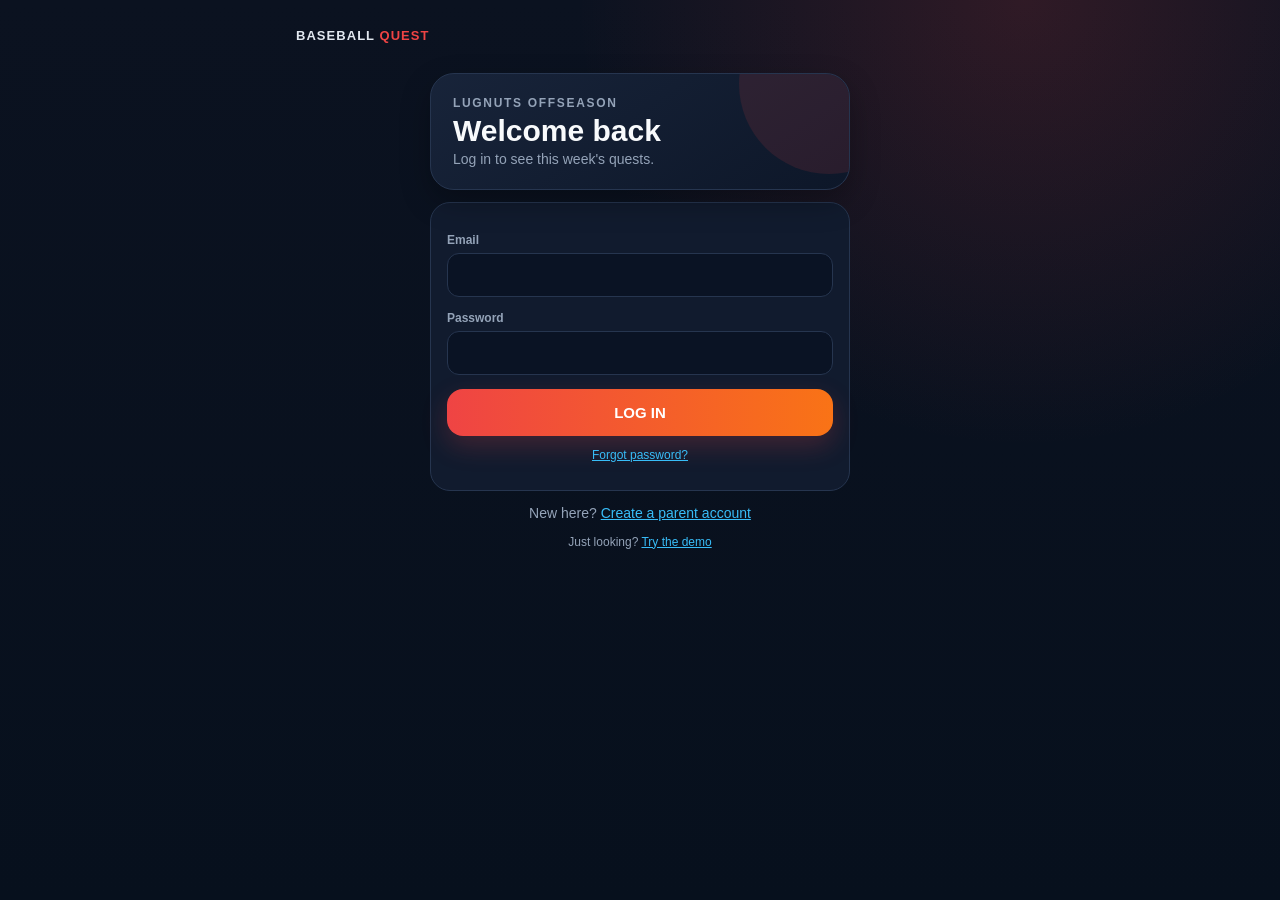
<file: index.html>
<!doctype html>
<html lang="en">
<head>
  <meta charset="utf-8" />
  <meta name="viewport" content="width=device-width,initial-scale=1,viewport-fit=cover" />
  <meta name="theme-color" content="#0f172a" />
  <meta name="apple-mobile-web-app-capable" content="yes" />
  <meta name="apple-mobile-web-app-status-bar-style" content="black-translucent" />
  <meta name="apple-mobile-web-app-title" content="Baseball Quest" />
  <link rel="manifest" href="manifest.json" />
  <link rel="icon" href="icons/icon-192.png" />
  <link rel="apple-touch-icon" href="icons/icon-192.png" />
  <link rel="stylesheet" href="css/app.css" />
  <title>Baseball Quest</title>
</head>
<body>
  <div id="app"><div class="spinner" aria-label="Loading"></div></div>
  <dialog id="modal"></dialog>
  <div class="toast" id="toast" role="status" aria-live="polite"></div>
  <noscript><div class="wrap">Baseball Quest needs JavaScript turned on.</div></noscript>
  <script src="lib/supabase.js"></script>
  <script type="module" src="js/app.js"></script>
</body>
</html>
</file>
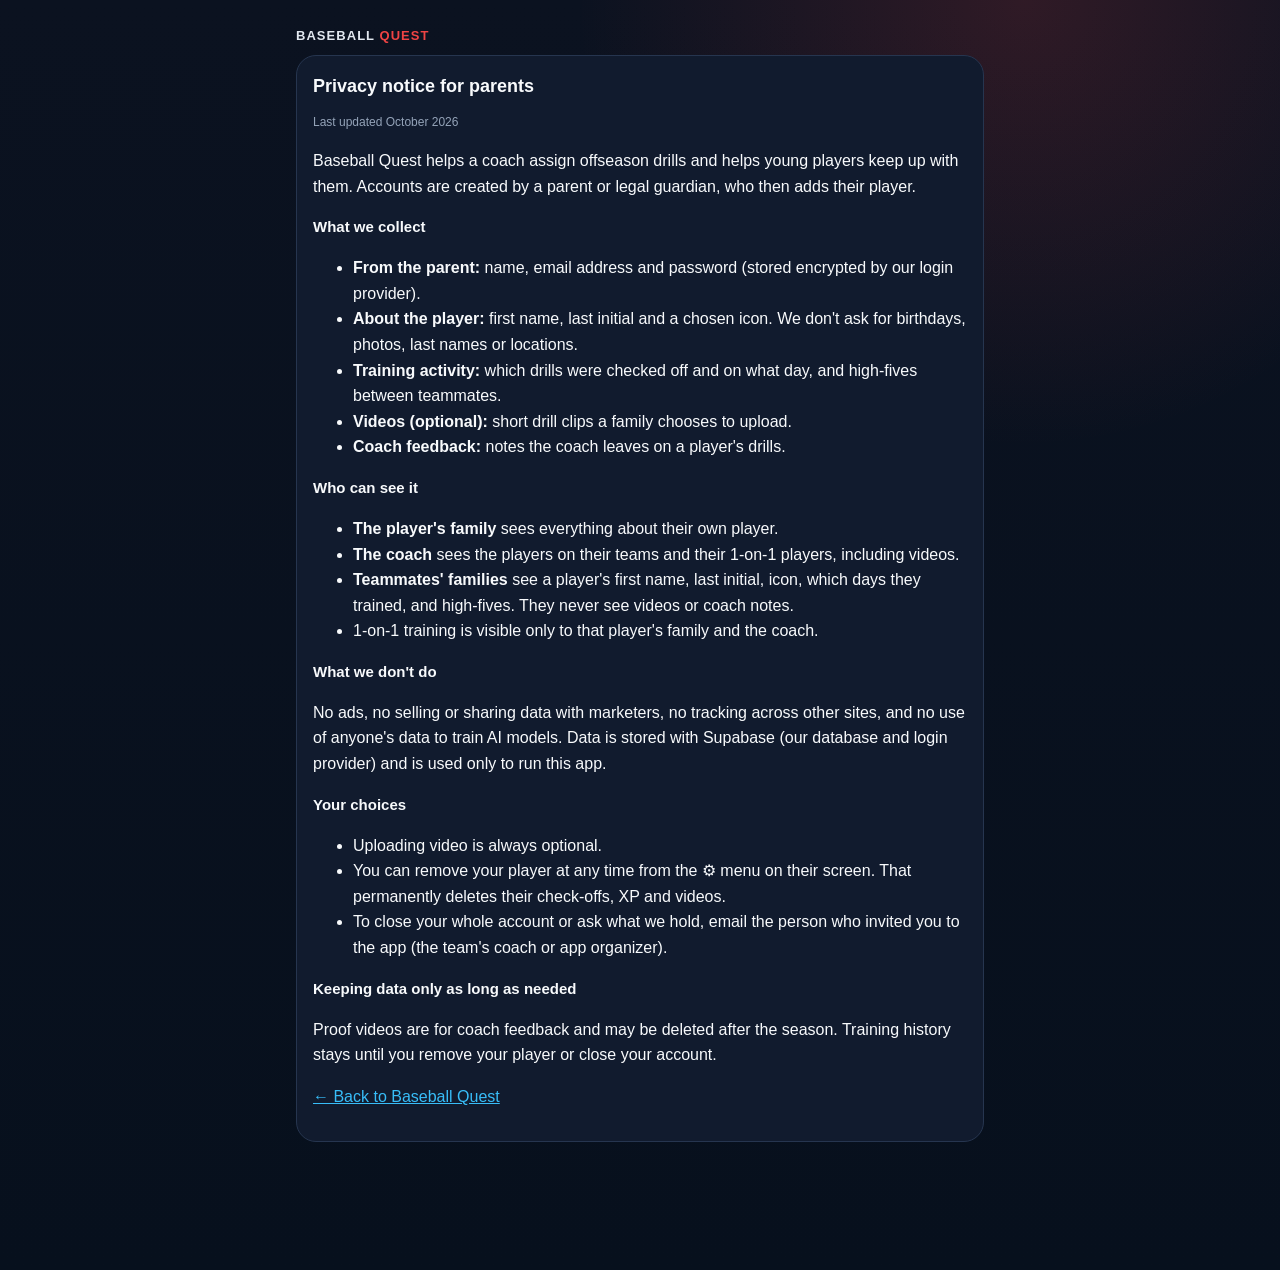
<file: privacy.html>
<!doctype html>
<html lang="en">
<head>
  <meta charset="utf-8" />
  <meta name="viewport" content="width=device-width,initial-scale=1" />
  <link rel="stylesheet" href="css/app.css" />
  <title>Privacy Notice · Baseball Quest</title>
</head>
<body>
  <div class="wrap">
    <div class="topbar"><a class="brand" href="./">BASEBALL <span>QUEST</span></a></div>
    <section class="card" style="line-height:1.6">
      <h2>Privacy notice for parents</h2>
      <p class="muted small">Last updated October 2026</p>

      <p>Baseball Quest helps a coach assign offseason drills and helps young players keep up with them.
      Accounts are created by a parent or legal guardian, who then adds their player.</p>

      <h3>What we collect</h3>
      <ul>
        <li><b>From the parent:</b> name, email address and password (stored encrypted by our login provider).</li>
        <li><b>About the player:</b> first name, last initial and a chosen icon. We don't ask for birthdays, photos, last names or locations.</li>
        <li><b>Training activity:</b> which drills were checked off and on what day, and high-fives between teammates.</li>
        <li><b>Videos (optional):</b> short drill clips a family chooses to upload.</li>
        <li><b>Coach feedback:</b> notes the coach leaves on a player's drills.</li>
      </ul>

      <h3>Who can see it</h3>
      <ul>
        <li><b>The player's family</b> sees everything about their own player.</li>
        <li><b>The coach</b> sees the players on their teams and their 1-on-1 players, including videos.</li>
        <li><b>Teammates' families</b> see a player's first name, last initial, icon, which days they trained, and high-fives. They never see videos or coach notes.</li>
        <li>1-on-1 training is visible only to that player's family and the coach.</li>
      </ul>

      <h3>What we don't do</h3>
      <p>No ads, no selling or sharing data with marketers, no tracking across other sites, and no use of anyone's data to train AI models.
      Data is stored with Supabase (our database and login provider) and is used only to run this app.</p>

      <h3>Your choices</h3>
      <ul>
        <li>Uploading video is always optional.</li>
        <li>You can remove your player at any time from the ⚙︎ menu on their screen. That permanently deletes their check-offs, XP and videos.</li>
        <li>To close your whole account or ask what we hold, email the person who invited you to the app (the team's coach or app organizer).</li>
      </ul>

      <h3>Keeping data only as long as needed</h3>
      <p>Proof videos are for coach feedback and may be deleted after the season. Training history stays until you remove your player or close your account.</p>

      <p><a href="./">← Back to Baseball Quest</a></p>
    </section>
  </div>
</body>
</html>
</file>
<file: css/app.css>
:root{
  --bg:#0b1220;
  --card:#111b2e;
  --card2:#18243a;
  --text:#f8fafc;
  --muted:#94a3b8;
  --line:#26354f;
  --accent:#ef4444;
  --gold:#f59e0b;
  --green:#22c55e;
  --blue:#38bdf8;
  --shadow:0 12px 30px rgba(0,0,0,.28);
  --hitting:#ef4444;
  --infield:#f59e0b;
  --outfield:#38bdf8;
  --athleticism:#22c55e;
}
*{box-sizing:border-box}
html{-webkit-text-size-adjust:100%}
body{
  margin:0;
  font-family:-apple-system,BlinkMacSystemFont,"Segoe UI",Roboto,Inter,Arial,sans-serif;
  background:
    radial-gradient(circle at 80% 0%, rgba(239,68,68,.16), transparent 28rem),
    linear-gradient(180deg,#0b1220 0%,#07101d 100%);
  background-color:var(--bg);
  color:var(--text);
  min-height:100vh;
  padding-bottom:96px;
}
a{color:var(--blue)}
button{font:inherit;color:inherit}
.wrap{max-width:720px;margin:0 auto;padding:20px 16px 32px}
.hidden{display:none !important}
.muted{color:var(--muted)}
.small{font-size:12px}
.center{text-align:center}
.row{display:flex;align-items:center;gap:10px}
.between{justify-content:space-between}
.grow{flex:1;min-width:0}

/* top bar */
.topbar{display:flex;align-items:center;justify-content:space-between;gap:12px;margin-top:8px}
.brand{font-weight:900;letter-spacing:.08em;font-size:13px;color:#e2e8f0;text-decoration:none}
.brand span{color:var(--accent)}
.iconbtn{
  border:1px solid var(--line);background:rgba(255,255,255,.03);color:var(--text);
  border-radius:12px;padding:8px 11px;font-size:14px;cursor:pointer;text-decoration:none;font-weight:800
}

/* demo banner */
.demo{
  background:#1e293b;border-bottom:1px solid var(--line);font-size:12px;color:#cbd5e1;
  padding:8px 16px;display:flex;gap:8px;align-items:center;justify-content:center;flex-wrap:wrap
}
.demo b{color:var(--gold)}
.demo button{border:1px solid var(--line);background:#0f172a;border-radius:999px;padding:5px 10px;font-weight:800;font-size:12px;cursor:pointer}
.demo button.on{background:#f8fafc;color:#0f172a}

/* cards */
.hero{
  margin-top:16px;padding:22px;border:1px solid var(--line);border-radius:24px;
  background:linear-gradient(145deg,rgba(24,36,58,.98),rgba(13,23,41,.98));
  box-shadow:var(--shadow);position:relative;overflow:hidden
}
.hero:after{content:"";position:absolute;width:180px;height:180px;border-radius:50%;right:-70px;top:-80px;background:rgba(239,68,68,.12);pointer-events:none}
.eyebrow{font-size:12px;color:var(--muted);font-weight:800;letter-spacing:.14em;text-transform:uppercase}
h1{margin:5px 0 4px;font-size:30px;line-height:1.05}
h2{font-size:18px;margin:0}
h3{font-size:15px;margin:0}
.sub{color:var(--muted);font-size:14px}
.stats{display:grid;grid-template-columns:repeat(3,1fr);gap:10px;margin-top:18px}
.stat{padding:12px;border:1px solid var(--line);border-radius:16px;background:rgba(255,255,255,.03)}
.stat strong{display:block;font-size:19px}
.stat small{color:var(--muted);font-size:11px;text-transform:uppercase;letter-spacing:.08em}
.levelbar,.progress{height:10px;border-radius:999px;background:#0a1324;margin-top:12px;overflow:hidden;border:1px solid var(--line)}
.levelbar > div{height:100%;background:linear-gradient(90deg,var(--accent),var(--gold))}
.progress > div{height:100%;background:linear-gradient(90deg,var(--blue),var(--green))}
.section-title{display:flex;align-items:end;justify-content:space-between;gap:10px;margin:26px 2px 12px}
.section-title span{color:var(--muted);font-size:12px}
.card{margin-top:12px;border:1px solid var(--line);border-radius:20px;background:var(--card);padding:16px}
.note{margin-top:8px;padding:10px 12px;border-radius:12px;background:rgba(56,189,248,.08);border:1px solid rgba(56,189,248,.25);font-size:13px;color:#cbd5e1}

/* quests */
.quest-list{display:grid;gap:10px;margin-top:12px}
.quest{
  display:flex;align-items:center;gap:12px;padding:14px;border-radius:18px;border:1px solid var(--line);
  background:linear-gradient(145deg,var(--card),#0e192b);box-shadow:0 6px 18px rgba(0,0,0,.12)
}
.check{
  width:32px;height:32px;border-radius:10px;border:2px solid #52637e;display:grid;place-items:center;
  flex:0 0 auto;cursor:pointer;transition:.18s;background:#0b1424;padding:0
}
.check:disabled{cursor:default}
.quest.done .check{background:var(--green);border-color:var(--green)}
.quest.done .check:after{content:"✓";font-weight:900;color:#052e16}
.qtext{min-width:0;flex:1;cursor:pointer;background:none;border:0;text-align:left;padding:0}
.qtext b{display:block;font-size:15px}
.qtext small{display:block;color:var(--muted);margin-top:3px}
.quest.done .qtext b{color:#94a3b8}
.xp{color:var(--gold);font-weight:900;font-size:12px;white-space:nowrap}
.chip{display:inline-block;font-size:10px;font-weight:900;letter-spacing:.06em;text-transform:uppercase;padding:2px 7px;border-radius:999px;border:1px solid currentColor;margin-right:6px}
.cat-Hitting{color:var(--hitting)} .cat-Infield{color:var(--infield)} .cat-Outfield{color:var(--outfield)} .cat-Athleticism{color:var(--athleticism)}
.badge{font-size:11px;font-weight:800;color:var(--blue)}

.complete,.btn-primary{
  width:100%;margin-top:14px;padding:15px;border:none;border-radius:16px;
  background:linear-gradient(90deg,var(--accent),#f97316);color:white;font-weight:900;
  font-size:15px;box-shadow:0 10px 26px rgba(239,68,68,.22);cursor:pointer
}
.complete:disabled,.btn-primary:disabled{opacity:.4;cursor:not-allowed;box-shadow:none}
.complete.claimed{background:linear-gradient(90deg,#15803d,var(--green));opacity:1}

/* week stars */
.days{display:grid;grid-template-columns:repeat(7,1fr);gap:7px;margin-top:14px}
.day{text-align:center}
.dot{width:35px;height:35px;border-radius:12px;border:1px solid var(--line);margin:0 auto 6px;display:grid;place-items:center;background:#0a1324;font-size:16px}
.day.done .dot{background:rgba(245,158,11,.15);border-color:rgba(245,158,11,.55)}
.day.today .dot{outline:2px solid var(--blue);outline-offset:2px}
.day small{color:var(--muted);font-size:10px;font-weight:800}
.mini-days{display:flex;gap:3px}
.mini-days i{width:10px;height:10px;border-radius:3px;background:#0a1324;border:1px solid var(--line)}
.mini-days i.on{background:var(--gold);border-color:var(--gold)}

/* leaderboard / lists */
.board{display:grid;gap:8px;margin-top:12px}
.brow{display:flex;align-items:center;gap:10px;padding:10px 12px;border-radius:14px;background:rgba(255,255,255,.03);border:1px solid var(--line)}
.brow.me{border-color:rgba(245,158,11,.6);background:rgba(245,158,11,.07)}
.rank{width:22px;text-align:center;font-weight:900;color:var(--muted)}
.avatar{width:34px;height:34px;border-radius:12px;display:grid;place-items:center;background:#0a1324;border:1px solid var(--line);font-size:18px;flex:0 0 auto}
.five{border:1px solid var(--line);background:#0f172a;border-radius:999px;padding:6px 10px;font-size:12px;font-weight:800;cursor:pointer;white-space:nowrap}
.five.sent{background:rgba(34,197,94,.15);border-color:var(--green);color:#bbf7d0}

/* kid cards */
.kid{display:flex;align-items:center;gap:14px;padding:16px;border-radius:20px;border:1px solid var(--line);background:linear-gradient(145deg,var(--card),#0e192b);text-decoration:none;color:var(--text);margin-top:12px}
.kid .avatar{width:48px;height:48px;font-size:26px;border-radius:16px}

/* forms */
label{display:block;color:var(--muted);font-size:12px;font-weight:800;margin:14px 0 6px}
input,select,textarea{width:100%;padding:12px;border-radius:12px;border:1px solid var(--line);background:#0a1324;color:white;font-size:16px;font-family:inherit}
textarea{min-height:80px;resize:vertical}
input[type=checkbox]{width:auto;margin:0}
.checkline{display:flex;gap:10px;align-items:flex-start;color:#cbd5e1;font-weight:500;font-size:13px;line-height:1.4}
.checkline input{margin-top:3px;width:18px;height:18px;flex:0 0 auto}
.btn{padding:10px 13px;border-radius:12px;border:1px solid var(--line);background:#17233a;color:white;font-weight:800;cursor:pointer;text-decoration:none;display:inline-block;font-size:14px}
.btn.primary{background:var(--accent);border-color:var(--accent)}
.btn.danger{border-color:#7f1d1d;color:#fecaca}
.btn.sm{padding:6px 10px;font-size:12px;border-radius:10px}
.actions{display:flex;gap:8px;justify-content:flex-end;margin-top:18px;flex-wrap:wrap}
.error{color:#fecaca;background:rgba(239,68,68,.12);border:1px solid rgba(239,68,68,.4);padding:10px 12px;border-radius:12px;font-size:13px;margin-top:12px}
.avatars{display:flex;flex-wrap:wrap;gap:8px}
.avatars label{margin:0}
.avatars input{display:none}
.avatars span{display:grid;place-items:center;width:44px;height:44px;border-radius:12px;border:1px solid var(--line);background:#0a1324;font-size:22px;cursor:pointer}
.avatars input:checked + span{border-color:var(--gold);background:rgba(245,158,11,.15)}
.code{font-family:ui-monospace,Menlo,Consolas,monospace;font-weight:900;font-size:20px;letter-spacing:.15em;color:var(--gold)}
.pick{display:flex;align-items:center;gap:10px;padding:10px;border:1px solid var(--line);border-radius:12px;margin-top:8px;background:rgba(255,255,255,.02);color:var(--text);font-size:14px;font-weight:600}
.pick input[type=text]{flex:0 0 110px;width:110px;padding:7px 9px;font-size:13px}
video{width:100%;border-radius:14px;margin-top:10px;background:#000;max-height:60vh}
.comment{margin-top:8px;padding:10px 12px;border-radius:12px;background:rgba(255,255,255,.04);font-size:14px}
.comment b{font-size:12px;color:var(--gold);display:block;margin-bottom:2px}

/* bottom nav */
.bottom{position:fixed;left:0;right:0;bottom:0;background:rgba(7,16,29,.92);backdrop-filter:blur(18px);-webkit-backdrop-filter:blur(18px);border-top:1px solid var(--line);padding:10px 16px calc(10px + env(safe-area-inset-bottom));z-index:5}
.bottomin{max-width:720px;margin:0 auto;display:grid;grid-auto-flow:column;grid-auto-columns:1fr;gap:6px}
.nav{padding:8px 4px;border-radius:12px;text-align:center;color:var(--muted);font-size:11px;font-weight:800;text-decoration:none;line-height:1.5}
.nav.active{color:white;background:rgba(255,255,255,.06)}

/* dialog + toast */
dialog{border:none;border-radius:20px;background:#111b2e;color:white;max-width:520px;width:calc(100% - 32px);padding:0;box-shadow:var(--shadow);max-height:88vh}
dialog::backdrop{background:rgba(0,0,0,.65)}
.modal{padding:20px}
.modal h3{margin:0 0 6px;font-size:18px}
.toast{position:fixed;left:50%;transform:translateX(-50%);bottom:98px;background:#f8fafc;color:#0f172a;padding:11px 16px;border-radius:999px;font-weight:900;font-size:13px;opacity:0;pointer-events:none;transition:.25s;box-shadow:var(--shadow);z-index:20;max-width:calc(100% - 32px);text-align:center}
.toast.show{opacity:1;bottom:108px}
.motto{text-align:center;color:#cbd5e1;font-weight:800;font-size:13px;margin:28px 12px 0}
.motto span{color:var(--accent)}
.spinner{margin:60px auto;width:34px;height:34px;border-radius:50%;border:3px solid var(--line);border-top-color:var(--accent);animation:spin 1s linear infinite}
@keyframes spin{to{transform:rotate(360deg)}}
.auth{max-width:420px;margin:30px auto 0}

@media (max-width:420px){
  h1{font-size:26px}.hero{padding:18px}.stats{gap:7px}.stat{padding:10px}.stat strong{font-size:17px}
  .dot{width:31px;height:31px}
}
.brow .grow .row{flex-wrap:nowrap;white-space:nowrap;gap:6px;overflow:hidden}
</file>
